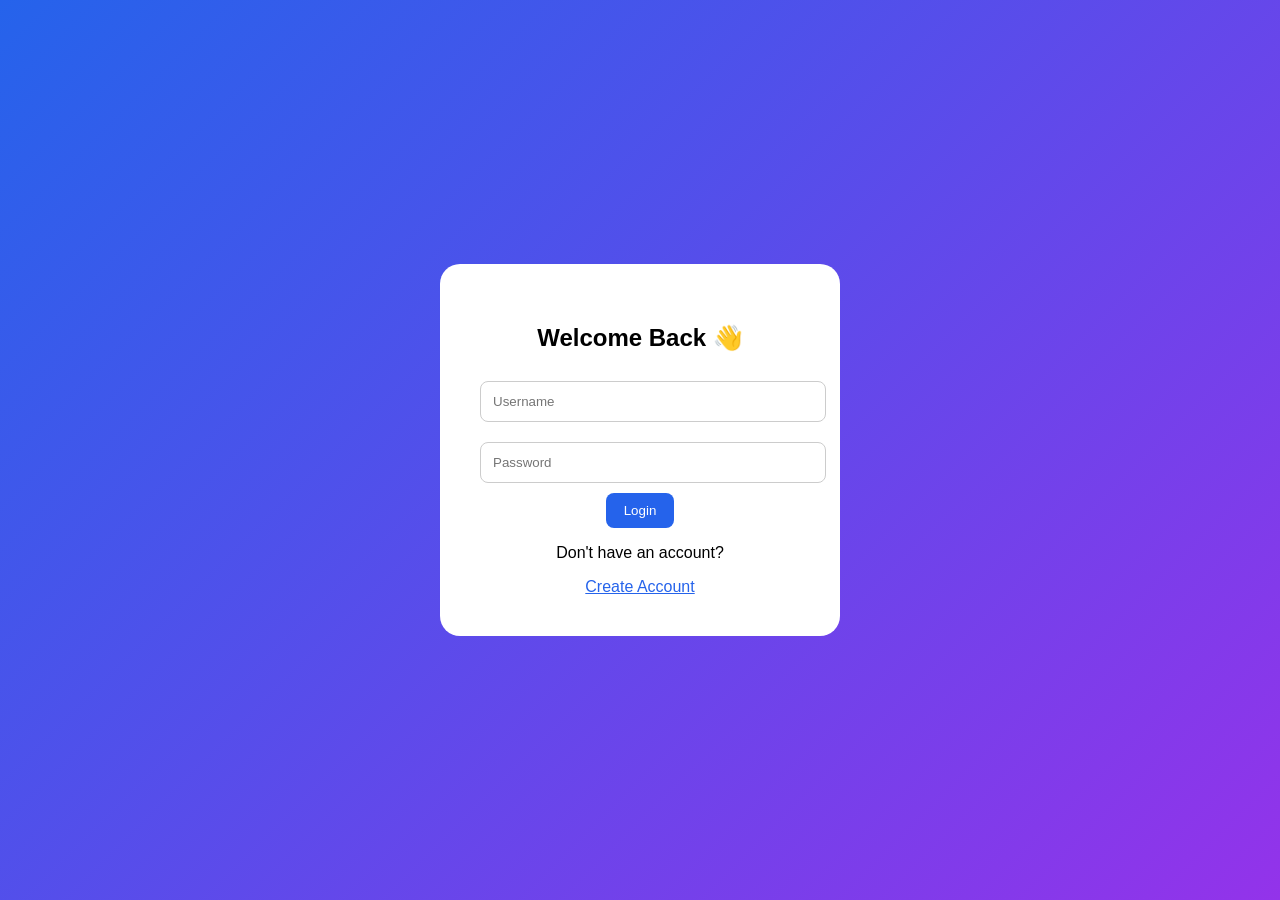
<file: templates/login.html>
<!DOCTYPE html>
<html>
<head>
<title>Login</title>
<link rel="stylesheet" href="/static/style.css">
</head>

<body>

<div class="auth-container">

<div class="auth-card">
<h2>Welcome Back 👋</h2>

<form action="/login" method="post">
<input type="text" name="username" placeholder="Username" required>
<input type="password" name="password" placeholder="Password" required>

<button class="btn primary">Login</button>
</form>

<p>Don't have an account?</p>
<a href="/register" class="link">Create Account</a>

</div>

</div>

</body>
</html>
</file>
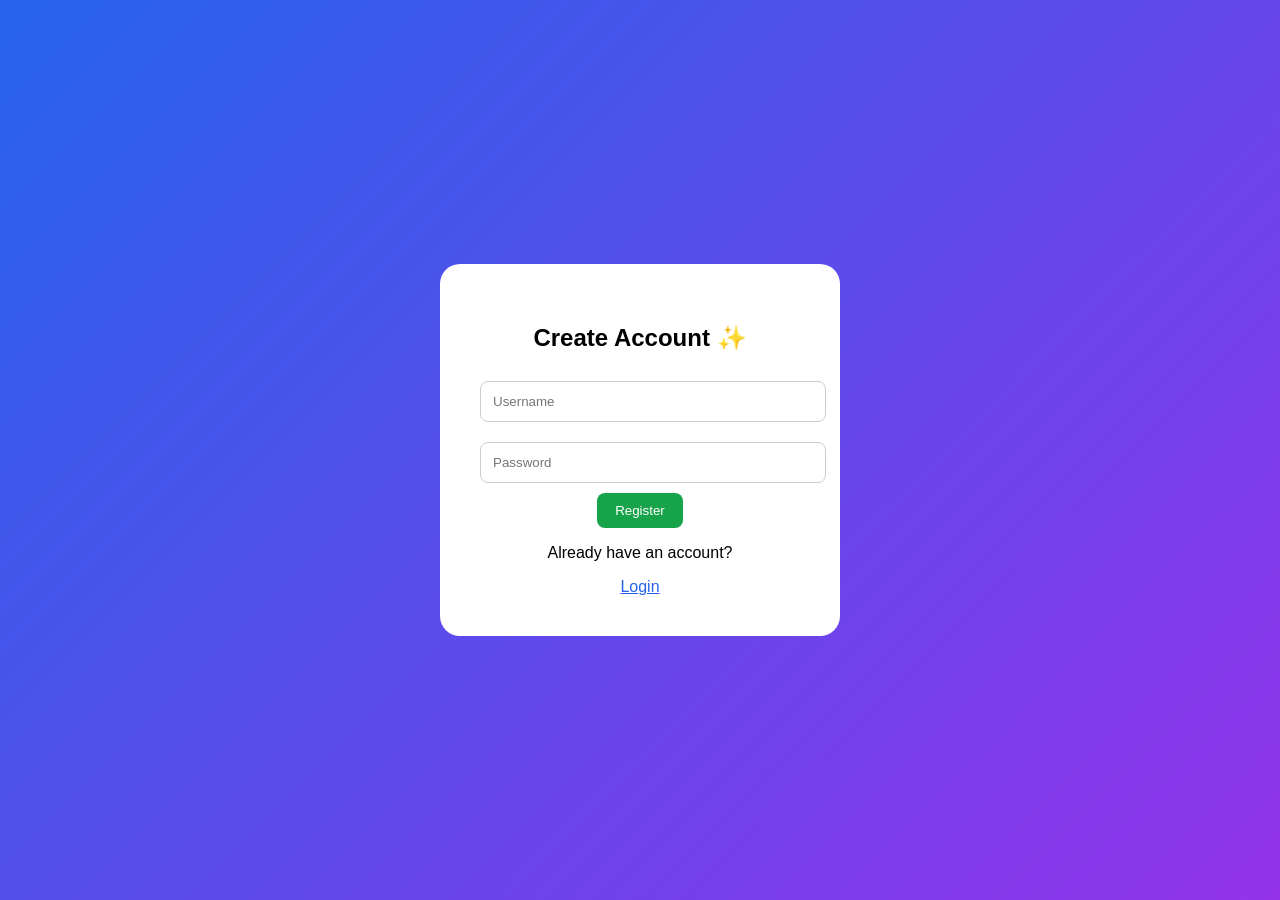
<file: templates/register.html>
<!DOCTYPE html>
<html>
<head>
<title>Register</title>
<link rel="stylesheet" href="/static/style.css">
</head>

<body>

<div class="auth-container">

<div class="auth-card">
<h2>Create Account ✨</h2>

<form method="post">
<input type="text" name="username" placeholder="Username" required>
<input type="password" name="password" placeholder="Password" required>

<button class="btn success">Register</button>
</form>

<p>Already have an account?</p>
<a href="/" class="link">Login</a>

</div>

</div>

</body>
</html>
</file>
<file: static/style.css>
body {
    margin: 0;
    font-family: 'Poppins', sans-serif;
    background: #f1f5f9;
}

/* LAYOUT */
.main {
    display: flex;
}

/* SIDEBAR */
.sidebar {
    width: 240px;
    height: 100vh;
    background: #0f172a;
    color: white;
    padding: 25px;
}

.sidebar h2 {
    margin-bottom: 40px;
}

.sidebar a {
    display: block;
    padding: 12px;
    margin: 8px 0;
    color: #94a3b8;
    text-decoration: none;
    border-radius: 8px;
    transition: 0.3s;
}

.sidebar a:hover {
    background: #1e293b;
    color: white;
}

/* CONTENT */
.content {
    flex: 1;
    padding: 40px;
}

/* CARDS */
.stats {
    display: flex;
    gap: 20px;
}

.card {
    background: white;
    padding: 25px;
    border-radius: 15px;
    width: 180px;
    box-shadow: 0 8px 20px rgba(0,0,0,0.05);
}

.card h2 {
    margin: 0;
    font-size: 28px;
}

.card p {
    color: gray;
}

/* ACTIONS */
.actions {
    margin: 30px 0;
    display: flex;
    gap: 20px;
}

.actions form {
    display: flex;
    gap: 10px;
}

.actions input {
    padding: 10px;
    border-radius: 8px;
    border: 1px solid #ccc;
}

/* BUTTONS */
.btn {
    padding: 10px 18px;
    border-radius: 8px;
    border: none;
    cursor: pointer;
    font-weight: 500;
}

.primary {
    background: #2563eb;
    color: white;
}

.success {
    background: #16a34a;
    color: white;
}

.btn:hover {
    opacity: 0.9;
}

/* TABLE */
.table-box {
    margin-top: 30px;
    background: white;
    padding: 20px;
    border-radius: 15px;
    box-shadow: 0 8px 20px rgba(0,0,0,0.05);
}

table {
    width: 100%;
    border-collapse: collapse;
}

th {
    text-align: left;
    color: #64748b;
    padding: 12px;
}

td {
    padding: 12px;
    border-top: 1px solid #eee;
}

/* CHART */
.chart-box {
    margin-top: 30px;
    background: white;
    padding: 20px;
    border-radius: 15px;
}

/* AUTH */
.auth-container {
    height: 100vh;
    display: flex;
    justify-content: center;
    align-items: center;
    background: linear-gradient(135deg, #2563eb, #9333ea);
}

.auth-card {
    background: white;
    padding: 40px;
    border-radius: 20px;
    width: 320px;
    text-align: center;
}

.auth-card input {
    width: 100%;
    padding: 12px;
    margin: 10px 0;
    border-radius: 8px;
    border: 1px solid #ccc;
}

.link {
    color: #2563eb;
    cursor: pointer;
}

/* TOAST */
.toast-container {
    position: fixed;
    top: 20px;
    right: 20px;
}

.toast {
    padding: 12px 20px;
    margin-bottom: 10px;
    border-radius: 8px;
    color: white;
}

.toast.success { background: #16a34a; }
.toast.error { background: #dc2626; }
.toast.info { background: #2563eb; }
</file>
